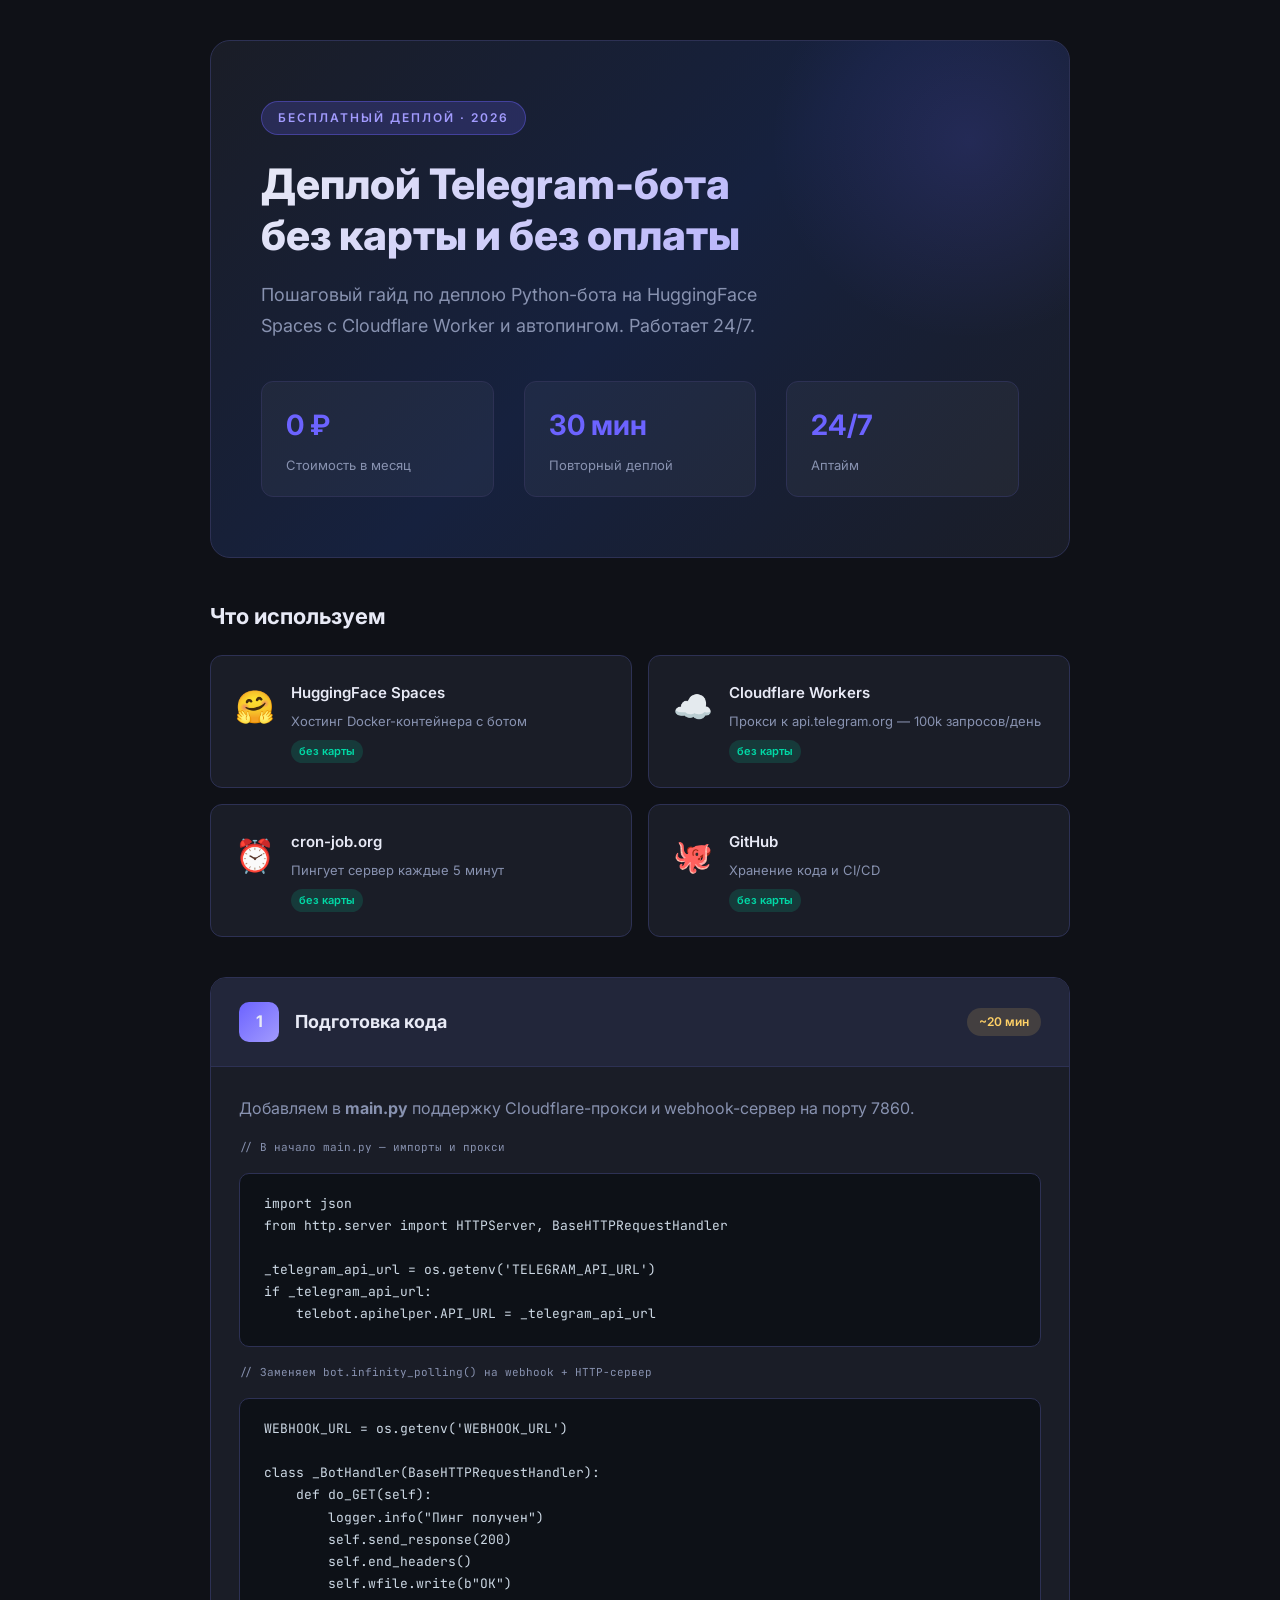
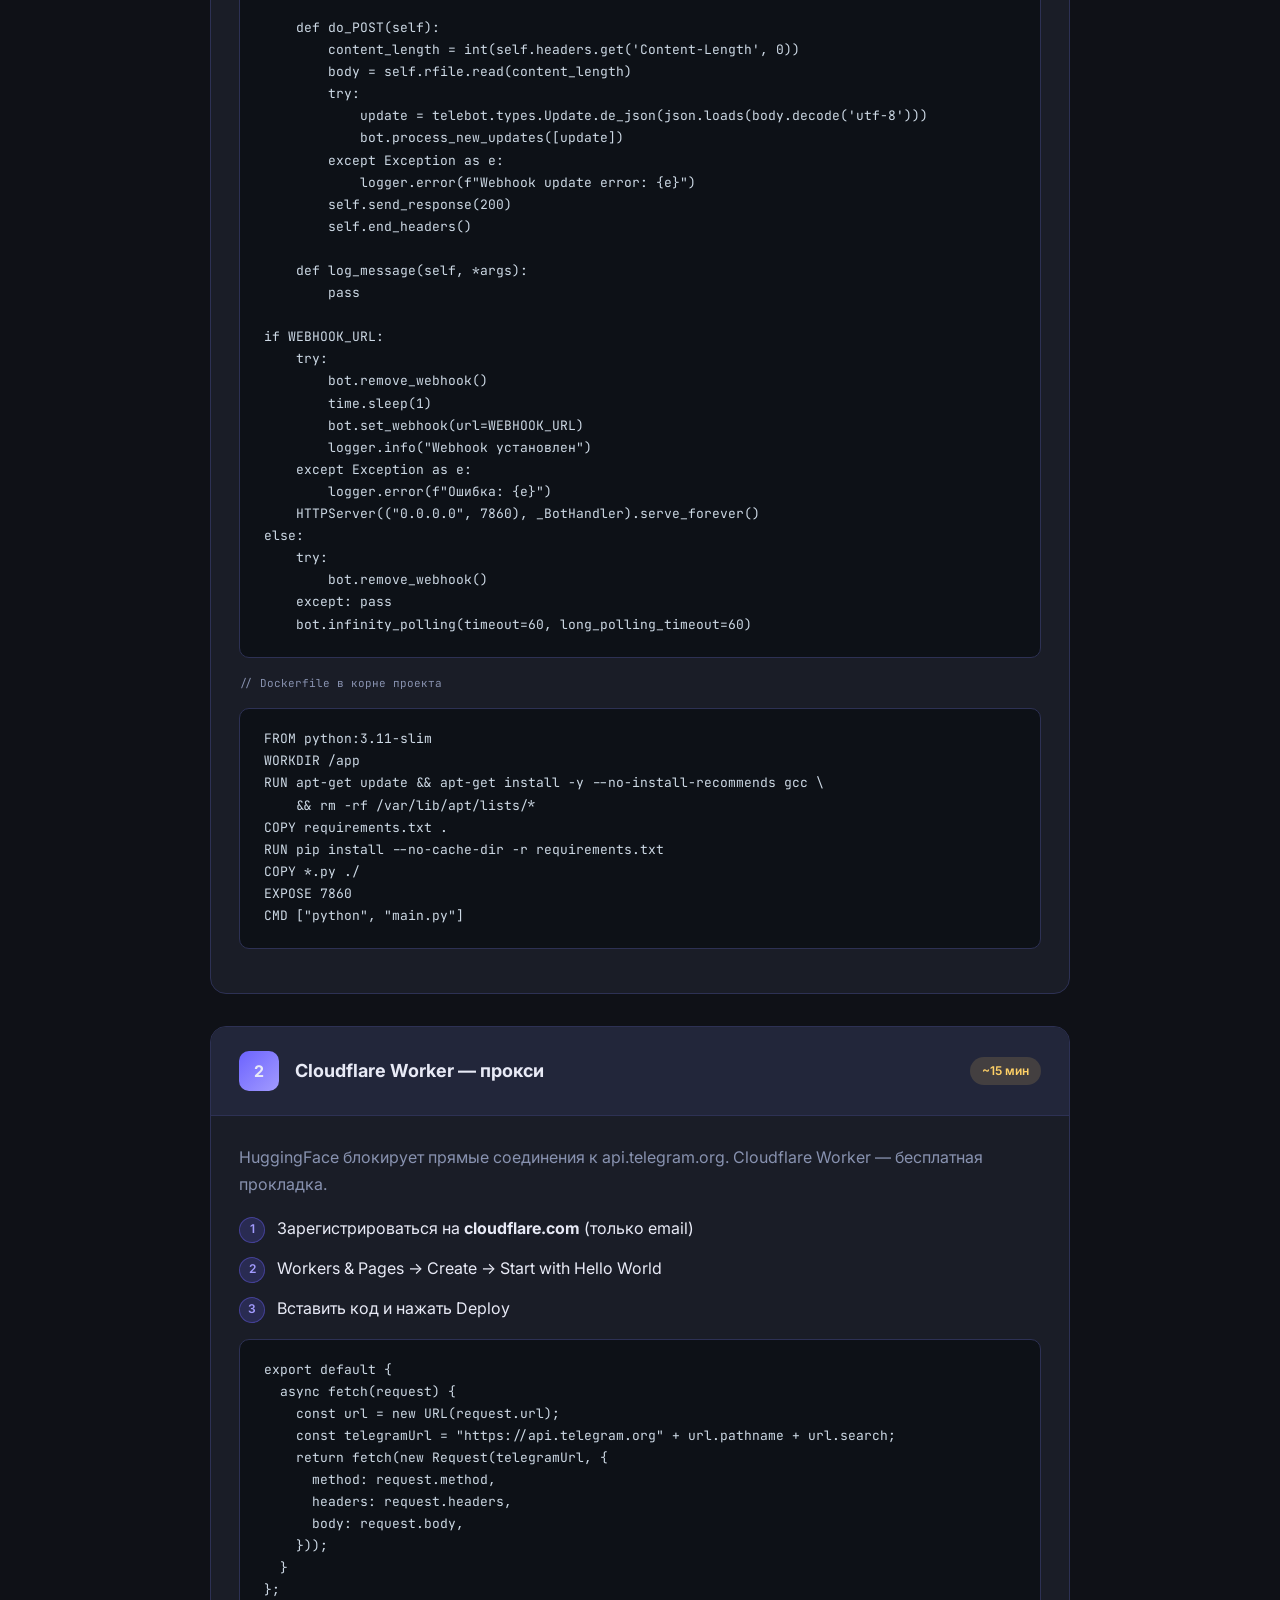
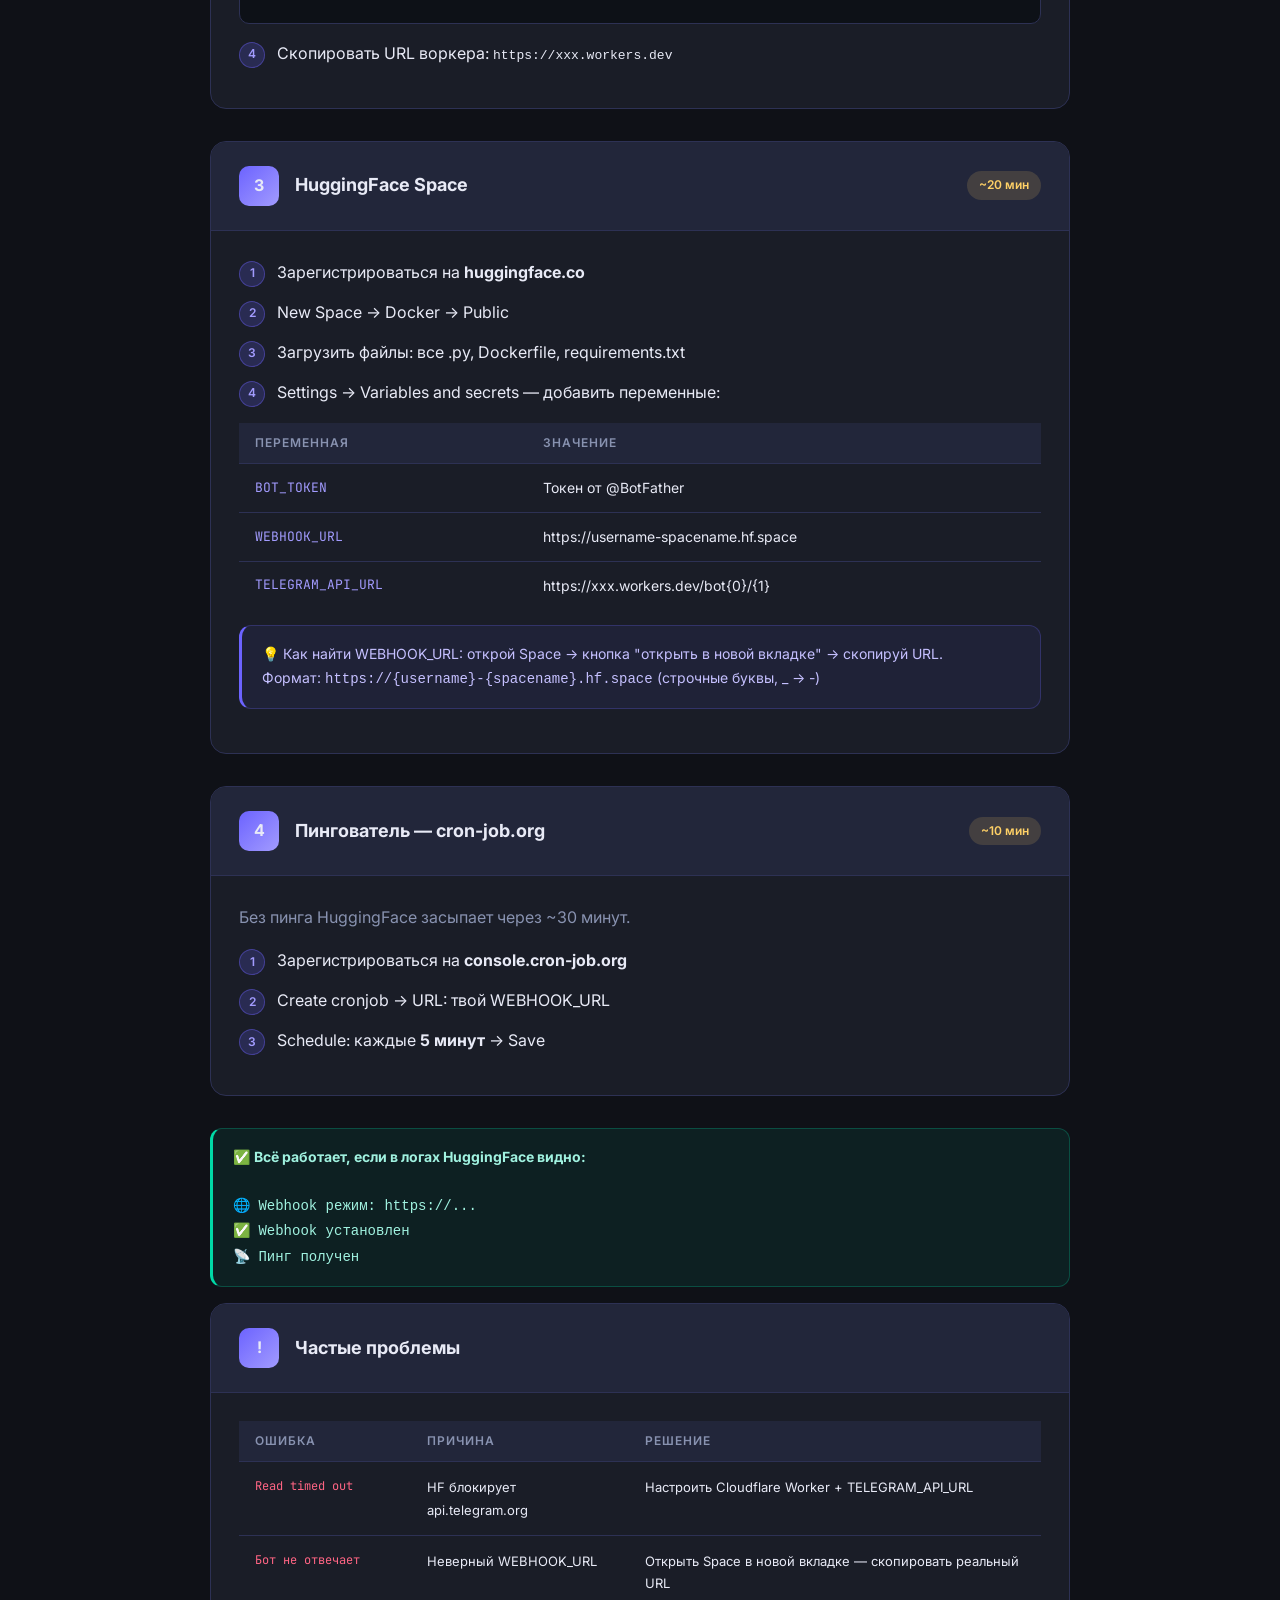
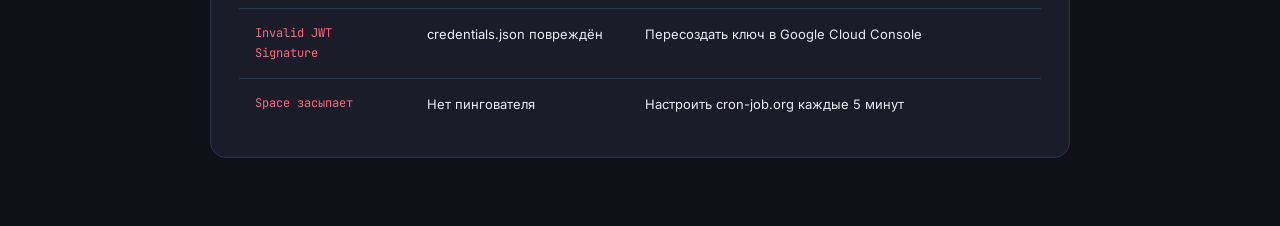
<file: deploy guides/deploy_guide.html>
<!DOCTYPE html>
<html lang="ru">
<head>
<meta charset="UTF-8">
<meta name="viewport" content="width=device-width, initial-scale=1.0">
<title>Деплой Telegram-бота бесплатно</title>
<style>
  @import url('https://fonts.googleapis.com/css2?family=Inter:wght@400;500;600;700;800&family=JetBrains+Mono:wght@400;500&display=swap');

  :root {
    --bg: #0f1117;
    --surface: #1a1d27;
    --surface2: #22263a;
    --accent: #6c63ff;
    --accent2: #ff6584;
    --green: #00d9a6;
    --yellow: #ffd166;
    --text: #e8eaf6;
    --text-muted: #8892b0;
    --border: #2d3154;
    --radius: 12px;
  }

  * { margin: 0; padding: 0; box-sizing: border-box; }

  body {
    font-family: 'Inter', sans-serif;
    background: var(--bg);
    color: var(--text);
    line-height: 1.7;
    padding: 40px 20px;
  }

  .page {
    max-width: 860px;
    margin: 0 auto;
  }

  /* HERO */
  .hero {
    background: linear-gradient(135deg, #1a1d27 0%, #16213e 50%, #1a1d27 100%);
    border: 1px solid var(--border);
    border-radius: 20px;
    padding: 60px 50px;
    margin-bottom: 40px;
    position: relative;
    overflow: hidden;
  }

  .hero::before {
    content: '';
    position: absolute;
    top: -100px; right: -100px;
    width: 400px; height: 400px;
    background: radial-gradient(circle, rgba(108,99,255,0.15) 0%, transparent 70%);
    border-radius: 50%;
  }

  .hero-badge {
    display: inline-block;
    background: rgba(108,99,255,0.2);
    border: 1px solid rgba(108,99,255,0.4);
    color: #a29bfe;
    font-size: 12px;
    font-weight: 600;
    letter-spacing: 2px;
    text-transform: uppercase;
    padding: 6px 16px;
    border-radius: 100px;
    margin-bottom: 24px;
  }

  .hero h1 {
    font-size: 42px;
    font-weight: 800;
    line-height: 1.2;
    margin-bottom: 20px;
    background: linear-gradient(135deg, #e8eaf6 0%, #a29bfe 100%);
    -webkit-background-clip: text;
    -webkit-text-fill-color: transparent;
    background-clip: text;
  }

  .hero p {
    font-size: 18px;
    color: var(--text-muted);
    max-width: 560px;
  }

  .hero-stats {
    display: flex;
    gap: 30px;
    margin-top: 40px;
  }

  .stat {
    background: rgba(255,255,255,0.04);
    border: 1px solid var(--border);
    border-radius: var(--radius);
    padding: 20px 24px;
    flex: 1;
  }

  .stat-value {
    font-size: 28px;
    font-weight: 700;
    color: var(--accent);
  }

  .stat-label {
    font-size: 13px;
    color: var(--text-muted);
    margin-top: 4px;
  }

  /* SERVICES */
  .services-grid {
    display: grid;
    grid-template-columns: repeat(2, 1fr);
    gap: 16px;
    margin-bottom: 40px;
  }

  .service-card {
    background: var(--surface);
    border: 1px solid var(--border);
    border-radius: var(--radius);
    padding: 24px;
    display: flex;
    align-items: flex-start;
    gap: 16px;
  }

  .service-icon {
    font-size: 32px;
    flex-shrink: 0;
  }

  .service-name {
    font-weight: 600;
    font-size: 15px;
  }

  .service-desc {
    font-size: 13px;
    color: var(--text-muted);
    margin-top: 4px;
  }

  .service-tag {
    display: inline-block;
    background: rgba(0,217,166,0.15);
    color: var(--green);
    font-size: 11px;
    font-weight: 600;
    padding: 2px 8px;
    border-radius: 100px;
    margin-top: 8px;
  }

  /* STEPS */
  .step {
    margin-bottom: 32px;
    background: var(--surface);
    border: 1px solid var(--border);
    border-radius: 16px;
    overflow: hidden;
  }

  .step-header {
    padding: 24px 28px;
    display: flex;
    align-items: center;
    gap: 16px;
    border-bottom: 1px solid var(--border);
    background: var(--surface2);
  }

  .step-num {
    width: 40px; height: 40px;
    background: linear-gradient(135deg, var(--accent), #a29bfe);
    border-radius: 10px;
    display: flex;
    align-items: center;
    justify-content: center;
    font-weight: 700;
    font-size: 16px;
    flex-shrink: 0;
  }

  .step-title {
    font-size: 18px;
    font-weight: 700;
  }

  .step-time {
    margin-left: auto;
    background: rgba(255,209,102,0.15);
    color: var(--yellow);
    font-size: 12px;
    font-weight: 600;
    padding: 4px 12px;
    border-radius: 100px;
  }

  .step-body {
    padding: 28px;
  }

  .step-body p {
    color: var(--text-muted);
    margin-bottom: 16px;
  }

  /* CODE */
  pre {
    background: #0d1117;
    border: 1px solid var(--border);
    border-radius: 10px;
    padding: 20px 24px;
    overflow-x: auto;
    margin: 16px 0;
    position: relative;
  }

  pre code {
    font-family: 'JetBrains Mono', monospace;
    font-size: 13px;
    line-height: 1.6;
    color: #cdd9e5;
  }

  .code-label {
    font-family: 'JetBrains Mono', monospace;
    font-size: 11px;
    color: var(--text-muted);
    margin-bottom: 8px;
    display: block;
  }

  /* SUBSTEPS */
  .substep {
    display: flex;
    gap: 12px;
    margin-bottom: 12px;
    align-items: flex-start;
  }

  .substep-num {
    width: 26px; height: 26px;
    background: rgba(108,99,255,0.2);
    border: 1px solid rgba(108,99,255,0.4);
    color: #a29bfe;
    border-radius: 50%;
    display: flex;
    align-items: center;
    justify-content: center;
    font-size: 12px;
    font-weight: 600;
    flex-shrink: 0;
    margin-top: 2px;
  }

  /* ENV VARS */
  .env-table {
    width: 100%;
    border-collapse: collapse;
    margin: 16px 0;
  }

  .env-table th {
    text-align: left;
    padding: 10px 16px;
    background: var(--surface2);
    color: var(--text-muted);
    font-size: 12px;
    font-weight: 600;
    letter-spacing: 1px;
    text-transform: uppercase;
  }

  .env-table td {
    padding: 12px 16px;
    border-top: 1px solid var(--border);
    font-size: 14px;
  }

  .env-table td:first-child {
    font-family: 'JetBrains Mono', monospace;
    color: #a29bfe;
    font-size: 13px;
  }

  /* TIP */
  .tip {
    background: rgba(108,99,255,0.08);
    border: 1px solid rgba(108,99,255,0.25);
    border-left: 3px solid var(--accent);
    border-radius: var(--radius);
    padding: 16px 20px;
    margin: 16px 0;
    font-size: 14px;
    color: #c5c0ff;
  }

  /* SUCCESS */
  .success {
    background: rgba(0,217,166,0.08);
    border: 1px solid rgba(0,217,166,0.25);
    border-left: 3px solid var(--green);
    border-radius: var(--radius);
    padding: 16px 20px;
    margin: 16px 0;
    font-size: 14px;
    color: #a0f2e0;
  }

  /* ERRORS TABLE */
  .errors-table {
    width: 100%;
    border-collapse: collapse;
  }

  .errors-table th {
    text-align: left;
    padding: 10px 16px;
    background: var(--surface2);
    color: var(--text-muted);
    font-size: 12px;
    font-weight: 600;
    letter-spacing: 1px;
    text-transform: uppercase;
  }

  .errors-table td {
    padding: 14px 16px;
    border-top: 1px solid var(--border);
    font-size: 13px;
    vertical-align: top;
  }

  .errors-table td:first-child {
    font-family: 'JetBrains Mono', monospace;
    color: var(--accent2);
    font-size: 12px;
  }

  .section-title {
    font-size: 22px;
    font-weight: 700;
    margin-bottom: 20px;
    color: var(--text);
  }

  /* PRINT */
  @media print {
    body { background: white; color: black; padding: 0; }
    .hero { background: #f0f0ff; border-color: #ddd; }
    .hero h1 { -webkit-text-fill-color: #333; }
    pre { background: #f5f5f5; }
    .step { border-color: #ddd; }
    .step-header { background: #f5f5f5; }
  }
</style>
</head>
<body>
<div class="page">

  <!-- HERO -->
  <div class="hero">
    <div class="hero-badge">Бесплатный деплой · 2026</div>
    <h1>Деплой Telegram-бота<br>без карты и без оплаты</h1>
    <p>Пошаговый гайд по деплою Python-бота на HuggingFace Spaces с Cloudflare Worker и автопингом. Работает 24/7.</p>
    <div class="hero-stats">
      <div class="stat">
        <div class="stat-value">0 ₽</div>
        <div class="stat-label">Стоимость в месяц</div>
      </div>
      <div class="stat">
        <div class="stat-value">30 мин</div>
        <div class="stat-label">Повторный деплой</div>
      </div>
      <div class="stat">
        <div class="stat-value">24/7</div>
        <div class="stat-label">Аптайм</div>
      </div>
    </div>
  </div>

  <!-- SERVICES -->
  <p class="section-title">Что используем</p>
  <div class="services-grid">
    <div class="service-card">
      <div class="service-icon">🤗</div>
      <div>
        <div class="service-name">HuggingFace Spaces</div>
        <div class="service-desc">Хостинг Docker-контейнера с ботом</div>
        <span class="service-tag">без карты</span>
      </div>
    </div>
    <div class="service-card">
      <div class="service-icon">☁️</div>
      <div>
        <div class="service-name">Cloudflare Workers</div>
        <div class="service-desc">Прокси к api.telegram.org — 100k запросов/день</div>
        <span class="service-tag">без карты</span>
      </div>
    </div>
    <div class="service-card">
      <div class="service-icon">⏰</div>
      <div>
        <div class="service-name">cron-job.org</div>
        <div class="service-desc">Пингует сервер каждые 5 минут</div>
        <span class="service-tag">без карты</span>
      </div>
    </div>
    <div class="service-card">
      <div class="service-icon">🐙</div>
      <div>
        <div class="service-name">GitHub</div>
        <div class="service-desc">Хранение кода и CI/CD</div>
        <span class="service-tag">без карты</span>
      </div>
    </div>
  </div>

  <!-- STEP 1 -->
  <div class="step">
    <div class="step-header">
      <div class="step-num">1</div>
      <div class="step-title">Подготовка кода</div>
      <div class="step-time">~20 мин</div>
    </div>
    <div class="step-body">
      <p>Добавляем в <strong>main.py</strong> поддержку Cloudflare-прокси и webhook-сервер на порту 7860.</p>

      <span class="code-label">// В начало main.py — импорты и прокси</span>
      <pre><code>import json
from http.server import HTTPServer, BaseHTTPRequestHandler

_telegram_api_url = os.getenv('TELEGRAM_API_URL')
if _telegram_api_url:
    telebot.apihelper.API_URL = _telegram_api_url</code></pre>

      <span class="code-label">// Заменяем bot.infinity_polling() на webhook + HTTP-сервер</span>
      <pre><code>WEBHOOK_URL = os.getenv('WEBHOOK_URL')

class _BotHandler(BaseHTTPRequestHandler):
    def do_GET(self):
        logger.info("Пинг получен")
        self.send_response(200)
        self.end_headers()
        self.wfile.write(b"OK")

    def do_POST(self):
        content_length = int(self.headers.get('Content-Length', 0))
        body = self.rfile.read(content_length)
        try:
            update = telebot.types.Update.de_json(json.loads(body.decode('utf-8')))
            bot.process_new_updates([update])
        except Exception as e:
            logger.error(f"Webhook update error: {e}")
        self.send_response(200)
        self.end_headers()

    def log_message(self, *args):
        pass

if WEBHOOK_URL:
    try:
        bot.remove_webhook()
        time.sleep(1)
        bot.set_webhook(url=WEBHOOK_URL)
        logger.info("Webhook установлен")
    except Exception as e:
        logger.error(f"Ошибка: {e}")
    HTTPServer(("0.0.0.0", 7860), _BotHandler).serve_forever()
else:
    try:
        bot.remove_webhook()
    except: pass
    bot.infinity_polling(timeout=60, long_polling_timeout=60)</code></pre>

      <span class="code-label">// Dockerfile в корне проекта</span>
      <pre><code>FROM python:3.11-slim
WORKDIR /app
RUN apt-get update && apt-get install -y --no-install-recommends gcc \
    && rm -rf /var/lib/apt/lists/*
COPY requirements.txt .
RUN pip install --no-cache-dir -r requirements.txt
COPY *.py ./
EXPOSE 7860
CMD ["python", "main.py"]</code></pre>
    </div>
  </div>

  <!-- STEP 2 -->
  <div class="step">
    <div class="step-header">
      <div class="step-num">2</div>
      <div class="step-title">Cloudflare Worker — прокси</div>
      <div class="step-time">~15 мин</div>
    </div>
    <div class="step-body">
      <p>HuggingFace блокирует прямые соединения к api.telegram.org. Cloudflare Worker — бесплатная прокладка.</p>
      <div class="substep"><div class="substep-num">1</div><div>Зарегистрироваться на <strong>cloudflare.com</strong> (только email)</div></div>
      <div class="substep"><div class="substep-num">2</div><div>Workers & Pages → Create → Start with Hello World</div></div>
      <div class="substep"><div class="substep-num">3</div><div>Вставить код и нажать Deploy</div></div>
      <pre><code>export default {
  async fetch(request) {
    const url = new URL(request.url);
    const telegramUrl = "https://api.telegram.org" + url.pathname + url.search;
    return fetch(new Request(telegramUrl, {
      method: request.method,
      headers: request.headers,
      body: request.body,
    }));
  }
};</code></pre>
      <div class="substep"><div class="substep-num">4</div><div>Скопировать URL воркера: <code>https://xxx.workers.dev</code></div></div>
    </div>
  </div>

  <!-- STEP 3 -->
  <div class="step">
    <div class="step-header">
      <div class="step-num">3</div>
      <div class="step-title">HuggingFace Space</div>
      <div class="step-time">~20 мин</div>
    </div>
    <div class="step-body">
      <div class="substep"><div class="substep-num">1</div><div>Зарегистрироваться на <strong>huggingface.co</strong></div></div>
      <div class="substep"><div class="substep-num">2</div><div>New Space → Docker → Public</div></div>
      <div class="substep"><div class="substep-num">3</div><div>Загрузить файлы: все .py, Dockerfile, requirements.txt</div></div>
      <div class="substep"><div class="substep-num">4</div><div>Settings → Variables and secrets — добавить переменные:</div></div>

      <table class="env-table">
        <tr><th>Переменная</th><th>Значение</th></tr>
        <tr><td>BOT_TOKEN</td><td>Токен от @BotFather</td></tr>
        <tr><td>WEBHOOK_URL</td><td>https://username-spacename.hf.space</td></tr>
        <tr><td>TELEGRAM_API_URL</td><td>https://xxx.workers.dev/bot{0}/{1}</td></tr>
      </table>

      <div class="tip">💡 Как найти WEBHOOK_URL: открой Space → кнопка "открыть в новой вкладке" → скопируй URL.<br>
      Формат: <code>https://{username}-{spacename}.hf.space</code> (строчные буквы, _ → -)</div>
    </div>
  </div>

  <!-- STEP 4 -->
  <div class="step">
    <div class="step-header">
      <div class="step-num">4</div>
      <div class="step-title">Пингователь — cron-job.org</div>
      <div class="step-time">~10 мин</div>
    </div>
    <div class="step-body">
      <p>Без пинга HuggingFace засыпает через ~30 минут.</p>
      <div class="substep"><div class="substep-num">1</div><div>Зарегистрироваться на <strong>console.cron-job.org</strong></div></div>
      <div class="substep"><div class="substep-num">2</div><div>Create cronjob → URL: твой WEBHOOK_URL</div></div>
      <div class="substep"><div class="substep-num">3</div><div>Schedule: каждые <strong>5 минут</strong> → Save</div></div>
    </div>
  </div>

  <!-- SUCCESS -->
  <div class="success">
    ✅ <strong>Всё работает, если в логах HuggingFace видно:</strong><br><br>
    <code>🌐 Webhook режим: https://...</code><br>
    <code>✅ Webhook установлен</code><br>
    <code>📡 Пинг получен</code>
  </div>

  <!-- ERRORS -->
  <div class="step">
    <div class="step-header">
      <div class="step-num">!</div>
      <div class="step-title">Частые проблемы</div>
    </div>
    <div class="step-body">
      <table class="errors-table">
        <tr><th>Ошибка</th><th>Причина</th><th>Решение</th></tr>
        <tr>
          <td>Read timed out</td>
          <td>HF блокирует api.telegram.org</td>
          <td>Настроить Cloudflare Worker + TELEGRAM_API_URL</td>
        </tr>
        <tr>
          <td>Бот не отвечает</td>
          <td>Неверный WEBHOOK_URL</td>
          <td>Открыть Space в новой вкладке — скопировать реальный URL</td>
        </tr>
        <tr>
          <td>Invalid JWT Signature</td>
          <td>credentials.json повреждён</td>
          <td>Пересоздать ключ в Google Cloud Console</td>
        </tr>
        <tr>
          <td>Space засыпает</td>
          <td>Нет пингователя</td>
          <td>Настроить cron-job.org каждые 5 минут</td>
        </tr>
      </table>
    </div>
  </div>

</div>
</body>
</html>
</file>
